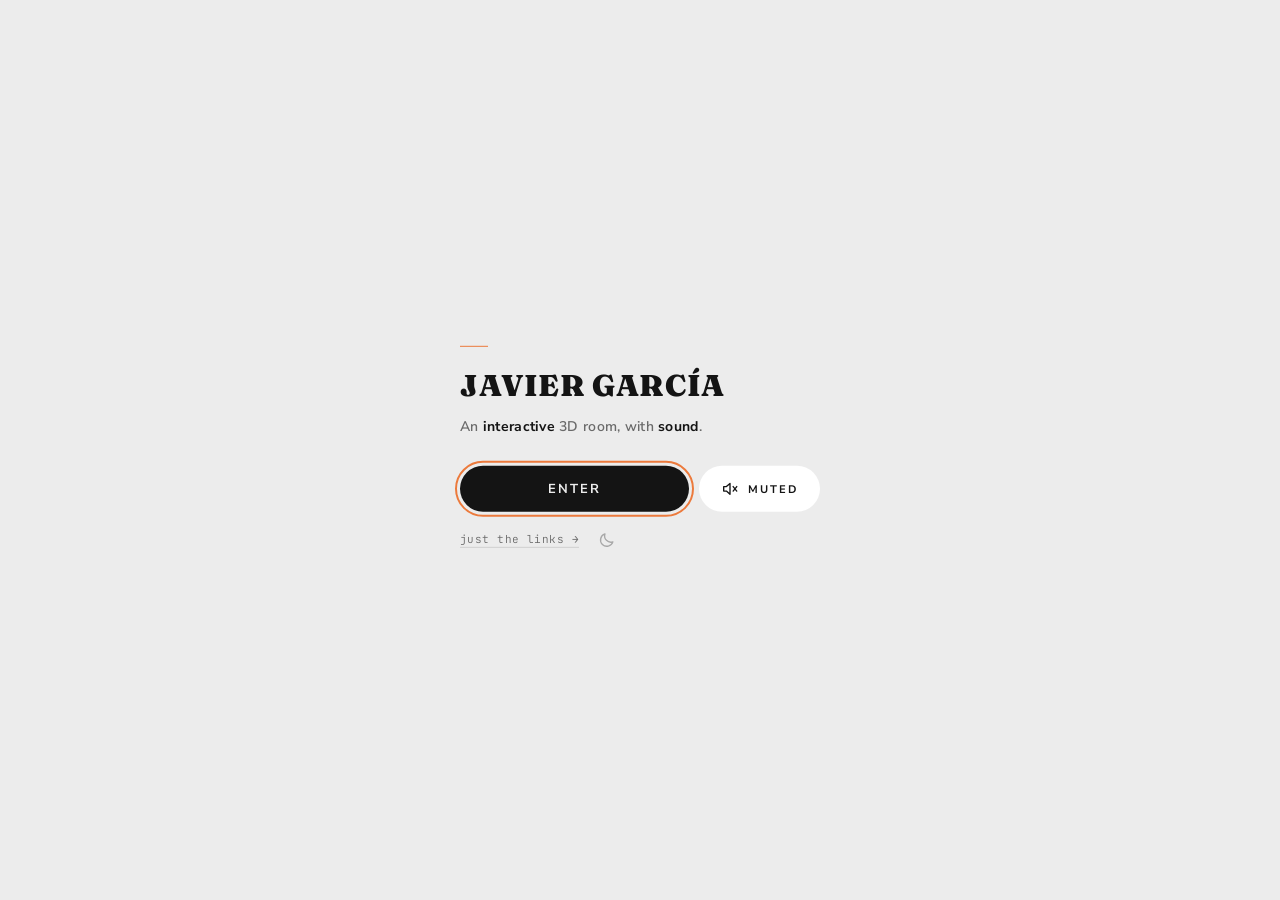
<file: index.html>
<!doctype html><html lang="en"><head><meta charset="UTF-8"/><meta name="viewport" content="width=device-width,initial-scale=1"/><script>!function(){var e=document.documentElement,t=matchMedia("(prefers-color-scheme: dark)"),a=null,n=/(^|\.)javier\.games$/.test(location.hostname)?"; domain=javier.games":"";function c(){var e=document.cookie.match(/(?:^|; )theme=(light|dark)/);if(e)return e[1];try{return localStorage.getItem("theme")}catch(e){return null}}function o(){var n=a||(t.matches?"dark":"light");a?e.dataset.theme=a:delete e.dataset.theme,e.dataset.scheme=n;var c=document.querySelector('meta[name="theme-color"]');c&&(c.content="dark"===n?"#060606":"#ececec"),dispatchEvent(new Event("themechange"))}a=c(),window.toggleTheme=function(){(function(e){document.cookie="theme="+e+n+"; path=/; max-age=31536000; samesite=lax"+("https:"===location.protocol?"; secure":"");try{localStorage.setItem("theme",e)}catch(e){}})(a="dark"===e.dataset.scheme?"light":"dark"),o()},addEventListener("pageshow",function(){var e=c();e!==a&&(a=e,o())}),t.addEventListener("change",o),o(),addEventListener("DOMContentLoaded",o)}()</script><script>!function(){try{if(new URLSearchParams(location.search).has("room"))return void sessionStorage.setItem("room","1");if(sessionStorage.getItem("room"))return}catch(e){}matchMedia("(pointer: coarse)").matches&&Math.min(innerWidth,innerHeight)<600&&"javier.games"===location.hostname&&location.replace("https://m.javier.games/"+location.hash)}()</script><style>body{background-color:#000;margin:0}#webgl{pointer-events:none}#ui-app{width:100%;height:100%;position:relative;display:flex;justify-content:center;align-items:center;box-sizing:border-box}#ui{position:absolute;overflow:hidden;top:0;left:0;width:100%;height:100%;display:flex;justify-content:center;align-items:center;box-sizing:border-box}#monitor-videos{pointer-events:none;position:absolute;opacity:0;width:0;height:0;top:0;left:0}#ui-interactive{position:absolute;top:0;left:0}video{position:absolute;top:0;pointer-events:none}</style><link rel="preconnect" href="https://fonts.googleapis.com"><link rel="preconnect" href="https://fonts.gstatic.com" crossorigin><link href="https://fonts.googleapis.com/css2?family=Fraunces:opsz,wght@9..144,900&family=Nunito+Sans:wght@300;600;800&family=JetBrains+Mono:wght@300;400&family=Caveat:wght@400;600&family=Klee+One:wght@600&display=swap" rel="stylesheet"><link rel="icon" href="5b7c17bc4050ffde.ico" sizes="48x48"><link rel="icon" type="image/png" sizes="32x32" href="assets/images/e6557b2f1085e89d.png"><link rel="icon" type="image/png" sizes="16x16" href="assets/images/b3ba247dd06524b2.png"><link rel="apple-touch-icon" sizes="180x180" href="assets/images/a95703a36fd23d87.png"><link rel="manifest" href="dbc431b0693ad13f.webmanifest"><meta name="theme-color" content="#ececec"><title>Javier García Site</title><meta name="title" content="Javier García - Game Developer"><script defer="defer" src="bundle.d44586ef5d6367ba.js"></script><link href="main.css" rel="stylesheet"></head><body><div id="css"></div><div id="webgl"></div><div id="ui-interactive"></div><div id="ui"></div><div id="monitor-videos"><video id="screen-crt" muted loop autoplay playsinline width="0" height="0" src="6c1b78cf00f8380d.mp4" style="opacity:0"></video></div></body></html>
</file>
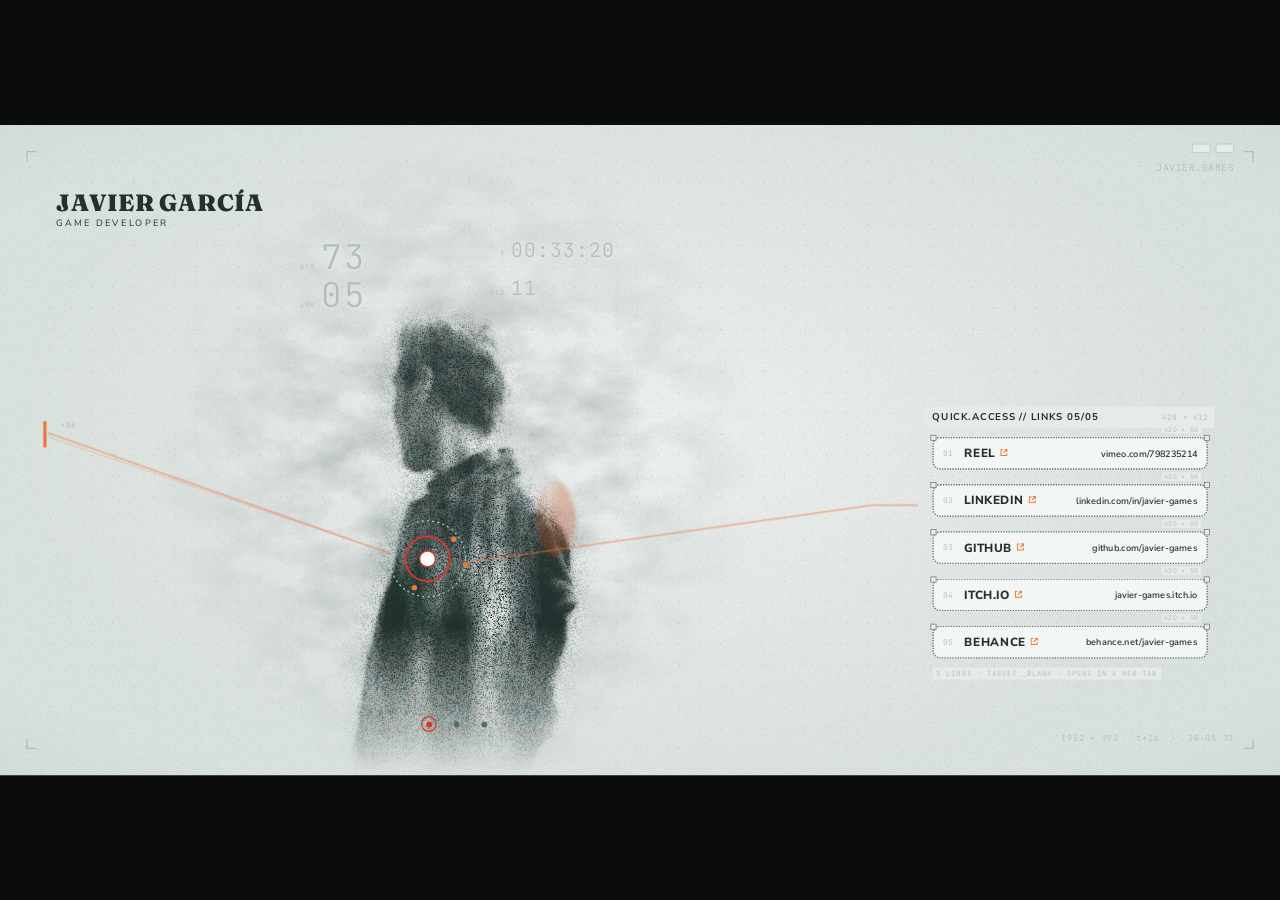
<file: screen/index.html>
<!doctype html>
<html lang="en">
<head>
    <meta charset="utf-8">
    <meta name="viewport" content="width=device-width, initial-scale=1">
    <title>Javier García — Game Developer</title>
    <link rel="preconnect" href="https://fonts.googleapis.com">
    <link rel="preconnect" href="https://fonts.gstatic.com" crossorigin>
    <!-- Fraunces: the name only · Nunito Sans: real content · JetBrains Mono: placeholders -->
    <link href="https://fonts.googleapis.com/css2?family=Fraunces:opsz,wght@9..144,900&family=Nunito+Sans:wght@400;600;700;800&family=JetBrains+Mono:wght@300;400&display=swap" rel="stylesheet">
    <link rel="stylesheet" href="style.css">
    <!-- favicon: JG on the paper (files in apps/room/static, shared by the screen site) -->
    <link rel="icon" href="/favicon.ico" sizes="48x48">
    <link rel="icon" type="image/png" sizes="32x32" href="/icons/favicon-32x32.png">
    <link rel="icon" type="image/png" sizes="16x16" href="/icons/favicon-16x16.png">
    <link rel="apple-touch-icon" sizes="180x180" href="/icons/apple-touch-icon.png">
</head>
<body>
    <!-- Laid out on a fixed 1952 x 992 canvas: the size of the terminal's screen (MonitorScreen.ts). Scaled to fit when opened on its own. -->
    <div class="canvas" id="canvas">
        <div class="paper"></div>
        <div class="dots"></div>


        <!-- STAGE: the body of the screen, everything left of the aside. Its content is swapped per section
             (home, projects, reel...); it has its own coordinate space, so anything centred in it ignores the aside. -->
        <main class="stage" id="stage" data-section="home">
            <!-- slide 1: profile — the ink portrait, readouts and the scanner reticle with its leader lines -->
            <section class="section section-home is-active" data-title="PROFILE" aria-label="Profile">
            <!-- ink figure: Javier (IMG_2962, cut out and converted to ink) blown into spray paint -->
            <svg class="ink" viewBox="0 0 1392 992" aria-hidden="true">
                <!-- baked artwork: mist + sprayed portrait + smear, rendered from art/home-ink.html by scripts/bake-ink.mjs
                     (live SVG filters here were too heavy on phones) -->
                <image href="img/home-mist.webp" x="0" y="0" width="1392" height="992"/>
                <image href="img/home-figure.webp" x="380" y="170" width="640" height="822"/>
                <!-- scanner reticle on the figure; the leader lines (canvas chrome) aim at it -->
                <g transform="translate(652 662)">
                    <circle r="58" fill="none" stroke="var(--mint)" stroke-width="2" stroke-dasharray="3 5"/>
                    <circle r="34" fill="none" stroke="var(--red)" stroke-width="3"/>
                    <circle r="12" fill="#fff"/><circle r="12" fill="none" stroke="var(--red)" stroke-width="2"/>
                    <g fill="var(--orange)"><circle cx="40" cy="-30" r="4"/><circle cx="58" cy="10" r="4"/><circle cx="-20" cy="44" r="4"/></g>
                </g>
            </svg>
            <!-- readouts -->
            <div class="readouts">
                <div><small>SYS</small><b>73</b></div><div><small>T</small><b class="mid" id="clock">00:00:00</b></div>
                <div><small>LNK</small><b>05</b></div><div><small>BLD</small><b class="mid">11</b></div>
                </div>
            <!-- leader lines across the canvas, like a scanner tracing its target -->
            <svg class="leaders" viewBox="0 0 1952 992" aria-hidden="true">
                <g stroke="var(--orange)" stroke-width="1.5" fill="none" opacity="0.85">
                    <path d="M74 470 L596 654"/><path d="M74 476 L596 654" opacity="0.4"/>
                    <path d="M706 668 L1330 580 L1400 580"/>
                </g>
                <g fill="var(--orange)"><rect x="66" y="452" width="5" height="40"/></g>
                <text x="92" y="463" class="tiny">+06</text>
            </svg>
            </section>

            <!-- slide 2: GitHub — filled by gh.js from data/github.json (snapshotted by scripts/fetch-github.mjs) -->
            <section class="section gh gh-a" data-title="GITHUB" aria-label="GitHub activity"></section>

            <!-- slide 3: itch.io projects (itch.js) -->
            <section class="section gh it" data-layout="grid" data-title="PROJECTS" aria-label="Projects"></section>

            <!-- carousel pager: one dot per slide, built by screen.js -->
            <nav class="pager" aria-label="Slides"></nav>
        </main>

        <!-- CHROME (fixed on every slide): name badge, aside, frame -->

        <div class="clockbox"><span class="dot"></span><span class="dot"></span><b>JAVIER.GAMES</b></div>

        <!-- top left: name badge -->
        <header class="alert">
            <span class="alert-text">JAVIER GARCÍA<small>GAME DEVELOPER</small></span>
        </header>

        <!-- right: quick access to the external sites (what bio.site used to do), drawn as a blueprint after IMG_1471 -->
        <aside class="quick" aria-labelledby="quick-title">
            <div class="bp-head"><b id="quick-title">QUICK.ACCESS // LINKS 05/05</b><span class="bp-size"></span></div>
            <nav class="bp-list">
                <a class="bp-btn" href="https://vimeo.com/798235214" target="_blank" rel="noopener"><span class="dim"></span><span class="n">01</span><b>REEL</b><span class="url">vimeo.com/798235214</span></a>
                <a class="bp-btn" href="https://www.linkedin.com/in/javier-games" target="_blank" rel="noopener"><span class="dim"></span><span class="n">02</span><b>LINKEDIN</b><span class="url">linkedin.com/in/javier-games</span></a>
                <a class="bp-btn" href="https://github.com/javier-games" target="_blank" rel="noopener"><span class="dim"></span><span class="n">03</span><b>GITHUB</b><span class="url">github.com/javier-games</span></a>
                <a class="bp-btn" href="https://javier-games.itch.io" target="_blank" rel="noopener"><span class="dim"></span><span class="n">04</span><b>ITCH.IO</b><span class="url">javier-games.itch.io</span></a>
                <a class="bp-btn" href="https://www.behance.net/javier-games" target="_blank" rel="noopener"><span class="dim"></span><span class="n">05</span><b>BEHANCE</b><span class="url">behance.net/javier-games</span></a>
            </nav>
            <div class="bp-foot">5 LINKS · TARGET _BLANK · OPENS IN A NEW TAB</div>
        </aside>

        <!-- corner frame marks -->
        <i class="corner tl"></i><i class="corner tr"></i><i class="corner bl"></i><i class="corner br"></i>
        <div class="foot tiny">1952 × 992 &nbsp; t+<span id="uptime">0.0</span>s &nbsp;·&nbsp; JG-OS 73</div>
    </div>
    <script src="screen.js"></script>
    <script src="gh.js"></script>
    <script src="itch.js"></script>
    <script src="bridge.js"></script>
</body>
</html>
</file>
<file: main.css>
* {
    margin: 0;
    padding: 0;
}

html,
body {
    overflow: hidden;
}

.webgl {
    position: fixed;
    top: 0;
    left: 0;
    outline: none;
}

.jitter {
    animation-duration: 0.3s;
    animation-timing-function: ease-in-out;
    animation-fill-mode: forwards;
    animation-iteration-count: infinite;
    animation-name: jittery;
    z-index: -10;
}

.interface-wrapper {
    width: 100%;
    top: 64px;
    left: 64px;
}

.icon-control-container {
    height: 26.5px;
    width: 26.5px;
}

@media only screen and (max-width: 768px) {
    .interface-wrapper {
        width: 100%;
        top: 24px;
        left: 24px;
    }

    .icon-control-container {
        height: 19.5px;
        width: 19.5px;
    }
}

@keyframes jittery {
    10% {
        transform: translate(-0.1px, -0.15px) scale(1, 1);
    }

    20% {
        transform: translate(0.15px, 0.1px) scale(1, 1);
    }

    30% {
        transform: translate(-0.2px, -0.25px) scale(1, 1);
    }

    40% {
        transform: translate(0.05px, 0.1px) scale(1, 1);
    }

    50% {
        transform: translate(-0.025px, -0.05px) scale(1, 1);
    }

    60% {
        transform: translate(0px, 0.075px) scale(1, 1);
    }

    70% {
        transform: translate(-0.075px, -0.1px) scale(1, 1);
    }

    80% {
        transform: translate(0.075px, 0.125px) scale(1, 1);
    }

    90% {
        transform: translate(-0.125px, -0.075px) scale(1, 1);
    }

    100% {
        transform: translate(0.075px, 0.025px) scale(1, 1);
    }
}

h1,
h2,
h3,
h4,
h5,
p {
    /* font-family: ocr-a-std, monospace; */
    font-family: monospace;
    font-weight: 400;
    font-style: normal;
    color: white;
    /* mobile friendly font size */
    font-size: 16px;
}

/* if on mobile */
@media only screen and (max-width: 768px) {
    h1,
    h2,
    h3,
    h4,
    h5,
    p {
        font-size: 10px;
    }
}

br {
    padding-top: 8px;
    padding-bottom: 8px;
    height: 16px;
}

/* ---------- loading screen: plain paper with the Fourier drawing, light or dark like the phone site ---------- */
/* light: soft grey and near-black ink, white buttons; dark: near-black, dark grey buttons, white ink; no outlines on
   buttons in either (as on m.javier.games), orange only for the accents. <html data-scheme> is set
   before anything paints (index.html); the 3D drawing and the room's wash take the same colours from Theme.ts */
:root {
    --paper: #ececec; --ink: #141414; --ink-soft: #6a6a6a; --ghost: #a8a8a8; --line: #cfcfcf; --hair: rgba(0, 0, 0, 0.28);
    --orange: #ec7a3c; --warn: #c24a2a; --card: #fff; --tint: #f6f6f6;
    /* the code log: finished rows quiet, the live row in full ink */
    --lt-time: var(--ghost); --lt-tag: var(--ink); --lt-text: var(--ink-soft); --lt-right: var(--ink); --lt-track: var(--line);
}
:root[data-scheme="dark"] {
    --paper: #060606; --ink: #fff; --ink-soft: #8a8a8a; --ghost: #555; --line: #2a2a2a; --hair: rgba(255, 255, 255, 0.3);
    --orange: #f0864a; --warn: #e0603c; --card: #1b1b1b; --tint: #242424;
    /* white on black glares, so the finished rows step down to greys and only the live row is white */
    --lt-time: #2c2c2c; --lt-tag: #5e5e5e; --lt-text: #4c4c4c; --lt-right: #3e3e3e; --lt-track: #2a2a2a;
}
.loader { position: absolute; inset: 0; z-index: 10; font-family: 'Nunito Sans', sans-serif; color: var(--ink); letter-spacing: 0.04em; }
.loader::before { content: ''; position: absolute; inset: 0; transition: opacity 1.2s ease-in-out; background: var(--paper); }
.loader > div { transition: opacity 0.5s ease-out; }
.loader > .loader-canvas { position: absolute; inset: 0; }
/* during the hand-over the paper lives on the page behind the 3D (same look), so the room can appear on it */
body.loader-paper { background: var(--paper); }
.loader.is-revealing::before { opacity: 0; transition: none; }
.loader.is-leaving > div { transition: opacity 1.2s ease-out; }
.loader.is-leaving > div { opacity: 0; pointer-events: none; }
.loader.is-leaving > .loader-canvas { opacity: 0; }
.loader p { font-family: inherit; color: inherit; font-size: 14px; }
.loader-brand { position: absolute; left: 56px; top: 48px; display: flex; gap: 14px; align-items: center; }
.loader-brand > div::before { content: ''; position: absolute; top: -15px; left: 0; width: 28px; height: 1px; background: var(--orange); }
.loader-name { font: 900 30px/1 'Fraunces', serif; letter-spacing: 0.02em; }
.loader-role { font: 600 11px 'Nunito Sans', sans-serif; letter-spacing: 0.32em; color: var(--ink-soft); margin-top: 6px; }

/* light / dark toggle: a small icon next to the sound switch under the name, and next to "just the links" on the welcome */
.loader-theme { flex: none; width: 28px; height: 28px; padding: 0; border: 0; border-radius: 50%;
    background: none; color: var(--ghost); display: grid; place-items: center; cursor: pointer; transition: color .15s, transform .3s; }
.loader-theme svg { width: 18px; height: 18px; }
.loader-theme .sun, :root[data-scheme="dark"] .loader-theme .moon { display: none; }
:root[data-scheme="dark"] .loader-theme .sun { display: block; }
.loader-theme:hover { color: var(--orange); }
.loader-theme:active { transform: rotate(-20deg); }
.loader-theme:focus-visible { outline: 2px solid var(--orange); outline-offset: 2px; }

/* the code log: bottom right on landscape screens, a strip along the bottom on portrait ones (below). Six finished
   lines, the live one and the prompt (TERM_ROWS in LoadingScreen.tsx), the oldest fading out at the top */
.loader-term { position: absolute; right: 56px; bottom: 40px; width: min(420px, 28vw); display: flex; flex-direction: column;
    justify-content: flex-end; overflow: hidden; font: 300 11px/1.8 'JetBrains Mono', ui-monospace, monospace; color: var(--ink-soft);
    -webkit-mask-image: linear-gradient(to bottom, transparent 0%, #000 34%); mask-image: linear-gradient(to bottom, transparent 0%, #000 34%); }
.lt-line { display: grid; grid-template-columns: 6ch 8ch minmax(0, 1fr) 5ch; column-gap: 1.4ch; white-space: nowrap; }
.lt-line > span { overflow: hidden; text-overflow: clip; }
.lt-t { color: var(--lt-time); }
.lt-tag { color: var(--lt-tag); font-weight: 400; }
.lt-text { color: var(--lt-text); }
.lt-right { text-align: right; color: var(--lt-right); }
.lt-line.is-ok .lt-tag { color: var(--orange); }
.lt-line.is-warn .lt-tag, .lt-line.is-warn .lt-text { color: var(--warn); }
.lt-line.is-live .lt-tag, .lt-line.is-live .lt-text, .lt-line.is-live .lt-right { color: var(--ink); }
.lt-bar { margin-left: 1.2ch; color: var(--lt-track); letter-spacing: -0.02em; }
.lt-bar b { font-weight: 300; color: var(--ink); }
.lt-prompt .lt-tag { color: var(--orange); }
/* fades out from shortly after the desk starts appearing, done about halfway through the room's wash */
.loader.is-revealing > .loader-term { opacity: 0; transition: opacity 2.8s linear 0.8s; }
.loader-cursor { display: inline-block; width: 0.62em; height: 1.15em; vertical-align: -0.22em; background: var(--orange);
    animation: 0.65s loader-blink step-end infinite; }
@keyframes loader-blink { 50% { background: transparent; } }
.loader-error { position: absolute; left: 50%; top: 50%; transform: translate(-50%, -50%); max-width: 440px; padding: 22px 26px; background: var(--card);
    border-radius: 12px; }
.loader-error b { display: block; margin-bottom: 8px; font: 800 14px 'Nunito Sans', sans-serif; letter-spacing: 0.16em; color: var(--orange); }

/* portrait (tablets, phones sent here with ?room): the log becomes a short strip along the bottom, the time and
   percentage columns dropped, so the drawing keeps the middle of the screen */
@media (orientation: portrait) {
    .loader-term { left: 56px; right: 56px; bottom: 32px; width: auto; font-size: 10.5px; }
}
/* short landscape (a phone on its side): a narrower, shorter log in the corner */
@media (orientation: landscape) and (max-height: 520px) {
    .loader-term { right: 24px; bottom: 16px; width: min(300px, 30vw); font-size: 9.5px; }
    .lt-line { grid-template-columns: 8ch minmax(0, 1fr) 5ch; }
    .lt-line > .lt-t { display: none; }
    .loader-brand { left: 24px; top: 32px; } .loader-name { font-size: 22px; }
}
@media only screen and (max-width: 768px) {
    .loader-brand { left: 20px; top: 24px; } .loader-name { font-size: 22px; }
}
@media only screen and (max-width: 768px) and (orientation: portrait) {
    .loader-term { left: 20px; right: 20px; bottom: 20px; font-size: 9.5px; }
    .lt-line { grid-template-columns: 8ch minmax(0, 1fr) 5ch; }
    .lt-line > .lt-t { display: none; }
}

/* ---------- welcome (script.ts): before anything loads, the room or just the links (m.javier.games) ---------- */
.welcome { position: fixed; inset: 0; z-index: 30; background: var(--paper); color: var(--ink); font-family: 'Nunito Sans', sans-serif;
    letter-spacing: 0.04em; transition: opacity 0.5s ease-out; }
.welcome.is-leaving { opacity: 0; pointer-events: none; }
.welcome-box { position: absolute; left: 50%; top: 50%; transform: translate(-50%, -50%); width: min(360px, calc(100vw - 48px)); }
.welcome-box::before { content: ''; display: block; width: 28px; height: 1px; margin-bottom: 22px; background: var(--orange); }
.welcome-title { margin: 0; font: 900 30px/1.1 'Fraunces', serif; letter-spacing: 0.02em; color: var(--ink); }
.welcome-text { margin: 14px 0 0; font: 600 14px/1.6 'Nunito Sans', sans-serif; color: var(--ink-soft); letter-spacing: 0.02em; }
.welcome-text b { color: var(--ink); font-weight: 700; }
.welcome-actions { display: flex; gap: 10px; margin-top: 28px; }
.welcome-actions button { display: inline-flex; align-items: center; justify-content: center; gap: 9px; height: 46px;
    padding: 0 22px; border-radius: 23px; font: 700 13px 'Nunito Sans', sans-serif; letter-spacing: 0.16em;
    cursor: pointer; transition: background-color 0.15s, border-color 0.15s, color 0.15s, transform 0.15s; }
.welcome-enter { flex: 1; border: 0; background: var(--ink); color: var(--paper); }
.welcome-enter:hover { background: var(--orange); color: #fff; }
.welcome-mute { border: 0; background: var(--card); color: var(--ink); }
.welcome-mute svg { width: 18px; height: 18px; }
.welcome-mute span { font-size: 11px; }
.welcome-mute:hover { background: var(--tint); color: var(--orange); }
.welcome-actions button:active { transform: scale(0.98); }
.welcome :focus-visible { outline: 2px solid var(--orange); outline-offset: 3px; }
.welcome-foot { display: flex; align-items: center; gap: 14px; margin-top: 14px; }
.welcome-links { display: inline-block; font: 300 11px 'JetBrains Mono', monospace; letter-spacing: 0.04em;
    color: var(--ink-soft); text-decoration: none; border-bottom: 1px solid var(--line); padding-bottom: 1px; }
.welcome-links:hover { color: var(--orange); border-color: var(--orange); }
@media (max-width: 520px) { .welcome-title { font-size: 24px; } }

/* ---------- the name in the room: the loader's type, light on the 3D (see InfoOverlay.tsx) ---------- */
.room-brand { position: fixed; left: 56px; top: 48px; color: #fff; text-shadow: 0 1px 14px rgba(10, 16, 15, 0.45); }   /* lines up with the loader's name */
.room-brand-rule { position: absolute; top: -15px; left: 0; width: 28px; height: 1px; background: #ec7a3c; }   /* above, so the name stays where the loader's was */
.room-brand-name { font: 900 30px/1 'Fraunces', serif; letter-spacing: 0.02em; white-space: nowrap; }
.room-brand-role { margin-top: 6px; font: 600 11px 'Nunito Sans', sans-serif; letter-spacing: 0.32em; white-space: nowrap; color: #ec7a3c; }
.room-brand-tools { display: flex; gap: 8px; margin-top: 20px; opacity: 0; transition: opacity 0.6s ease-out; }
.room-brand-tools.is-on { opacity: 1; }

/* sound switch (SoundSwitch.tsx): a quiet label while sound is locked, an outlined button once it plays.
   Two tones: ink on the loader's paper, light on the room. */
.sound-toggle { display: inline-flex; align-items: center; gap: 9px; height: 28px; padding: 0 12px 0 10px; border: 1px solid transparent;
    border-radius: 14px; background: transparent; cursor: pointer; font: 600 10px 'Nunito Sans', sans-serif; letter-spacing: 0.28em;
    text-shadow: none; transition: padding 0.5s ease, border-color 0.5s ease, background-color 0.5s ease, color 0.3s; }
.sound-toggle * { pointer-events: none; }
.sound-toggle:focus-visible { outline: 2px solid #ec7a3c; outline-offset: 2px; }
.sound-toggle:active { transform: translateY(1px); }
.sound-toggle.is-light { color: #fff; border-color: rgba(255, 255, 255, 0.45); background: rgba(10, 16, 15, 0.18);
    -webkit-backdrop-filter: blur(4px); backdrop-filter: blur(4px); }
.sound-toggle.is-ink { color: var(--ink); border-color: var(--hair); }
.sound-toggle:not(.is-locked):hover { border-color: #ec7a3c; }
.sound-toggle.is-light:not(.is-locked):hover { background: rgba(10, 16, 15, 0.32); }
.sound-toggle.is-locked { padding-left: 0; border-color: transparent; background: transparent; cursor: default;
    -webkit-backdrop-filter: none; backdrop-filter: none; }
.sound-toggle.is-locked:active { transform: none; }
.sound-label { display: grid; padding-top: 1px; text-align: left; }
.sound-label > span { grid-area: 1 / 1; visibility: hidden; }
.sound-label > span.is-shown { visibility: visible; }
.sound-meter { display: inline-flex; align-items: flex-end; gap: 2px; height: 11px; }
.sound-meter i { display: block; width: 2px; height: 100%; background: #ec7a3c; transform-origin: bottom; animation: sound-level 0.9s ease-in-out infinite alternate; }
.sound-meter i:nth-child(2) { animation-duration: 0.7s; animation-delay: -0.3s; }
.sound-meter i:nth-child(3) { animation-duration: 1.1s; animation-delay: -0.6s; }
.sound-meter i:nth-child(4) { animation-duration: 0.8s; animation-delay: -0.2s; }
.sound-toggle.is-muted .sound-meter i { animation: none; transform: scaleY(0.18); background: currentColor; opacity: 0.7; }
.sound-toggle.is-muted .sound-label { opacity: 0.7; }
@keyframes sound-level { from { transform: scaleY(0.25); } to { transform: scaleY(1); } }

/* under an open book's page, the link to where it comes from (World/PageLinks.ts): the sound switch's pill, smaller;
   placed by a transform every frame, it fades in once the page is still and out while one turns */
.page-link { position: fixed; left: 0; top: 0; z-index: 20; display: inline-flex; align-items: center; gap: 7px; height: 26px;
    padding: 0 12px; border: 1px solid rgba(255, 255, 255, 0.45); border-radius: 13px; background: rgba(10, 16, 15, 0.18);
    -webkit-backdrop-filter: blur(4px); backdrop-filter: blur(4px); color: #fff; text-decoration: none; white-space: nowrap;
    font: 600 9px 'Nunito Sans', sans-serif; letter-spacing: 0.26em; padding-top: 1px;
    opacity: 0; pointer-events: none; transition: opacity 0.25s ease, border-color 0.3s, background-color 0.3s; }
.page-link.is-shown { opacity: 1; pointer-events: auto; }
.page-link:hover { border-color: #ec7a3c; background: rgba(10, 16, 15, 0.32); }
.page-link:focus-visible { outline: 2px solid #ec7a3c; outline-offset: 2px; }
.page-link-arrow { width: 9px; height: 9px; flex: none; fill: none; stroke: #ec7a3c; stroke-width: 1.6; stroke-linecap: round; stroke-linejoin: round; }
@media (max-width: 600px) {
    .page-link { height: 22px; padding: 0 10px; gap: 6px; font-size: 8px; letter-spacing: 0.24em; border-radius: 11px; }
    .page-link-arrow { width: 8px; height: 8px; }
}
@media (prefers-reduced-motion: reduce) { .sound-meter i { animation: none; transform: scaleY(0.7); } }

/* loader: the switch under the name */
.loader-sound { display: flex; align-items: center; gap: 14px; margin-top: 20px; }
@media only screen and (max-width: 768px) {
    .room-brand { left: 20px; top: 24px; }
    .room-brand-name { font-size: 22px; }
}


/*# sourceMappingURL=main.css.map*/
</file>
<file: screen/style.css>
/* JG-OS — retro-futurist medical-scanner look: pale mint paper, spray-paint ink, orange/red signal colours,
   chamfered outlined chips, thin leader lines, dotted measuring grid. Laid out on the monitor's 1952 x 992 canvas. */
:root {
    --paper: #e4ebe8;
    --paper-deep: #c9d3cf;
    --ink: #23302e;
    --ink-soft: #5d6b68;
    --line: #9aa7a3;
    --ghost: #b3bebb;     /* placeholder / decorative text: present, but never competing with real info */
    --mint: #8fd3bd;
    --orange: #ec7a3c;
    --rust: #c4552a;
    --red: #d1392c;
    --name: 'Fraunces', Georgia, serif;                 /* the name at the top, nothing else */
    --ui: 'Nunito Sans', 'Avenir Next', Avenir, sans-serif;   /* real content */
    --num: var(--ui);
    --stage-w: 1392px;    /* layout: the stage takes the canvas left of the aside column (1952 - 560) */
    --ghost-font: 'JetBrains Mono', ui-monospace, monospace;  /* placeholders */
}
html, body { margin: 0; height: 100%; overflow: hidden; background: #0b0d0c; }
.canvas {
    position: absolute; left: 0; top: 0; width: 1952px; height: 992px; overflow: hidden; transform-origin: 0 0;
    font-family: var(--ui); color: var(--ink); background: var(--paper); letter-spacing: 0.04em;
}
a { color: inherit; text-decoration: none; }
.tiny { font: 13px var(--ui); fill: var(--ghost); color: var(--ghost); }

/* paper: off-white with a cool vignette and fine grain */
.paper { position: absolute; inset: 0; background:
    radial-gradient(ellipse 70% 80% at 50% 48%, rgba(255,255,255,0.75), rgba(255,255,255,0) 70%),
    radial-gradient(ellipse 120% 100% at 50% 50%, transparent 55%, var(--paper-deep) 100%); }
.paper::after { content: ''; position: absolute; inset: 0; opacity: 0.22; mix-blend-mode: multiply;
    background-image: url("data:image/svg+xml,%3Csvg xmlns='http://www.w3.org/2000/svg' width='240' height='240'%3E%3Cfilter id='n'%3E%3CfeTurbulence type='fractalNoise' baseFrequency='0.9' numOctaves='2' stitchTiles='stitch'/%3E%3CfeColorMatrix values='0 0 0 0 0.2  0 0 0 0 0.25  0 0 0 0 0.24  0 0 0 0.9 0'/%3E%3C/filter%3E%3Crect width='240' height='240' filter='url(%23n)'/%3E%3C/svg%3E"); }
.dots { position: absolute; inset: 40px 60px; opacity: 0.35;
    background-image: radial-gradient(circle, var(--line) 1.2px, transparent 1.6px); background-size: 32px 32px; }
/* stage: the swappable body of the screen; sections fill it and centre within it */
.stage { position: absolute; left: 0; top: 0; width: var(--stage-w); height: 100%; }
.section { position: absolute; inset: 0; opacity: 0; visibility: hidden; transition: opacity 0.35s, visibility 0s 0.35s; }
.section.is-active { opacity: 1; visibility: visible; transition: opacity 0.35s; }
.ink { position: absolute; inset: 0; width: 100%; height: 100%; overflow: visible; }
/* leader lines are drawn in full-canvas units (they run out to the aside), so their box is the canvas, not the stage */
.leaders { position: absolute; left: 0; top: 0; width: 1952px; height: 992px; overflow: visible; pointer-events: none; }

/* carousel pager: one dot per slide at the foot of the stage; the current one is a red ring around its dot */
.pager { position: absolute; left: 50%; bottom: 66px; transform: translateX(-50%); display: flex; align-items: center; gap: 18px; }
.pager button { display: grid; place-items: center; width: 24px; height: 24px; padding: 0; border: 0; background: none; cursor: pointer; }
.pager button::before { content: ''; width: 9px; height: 9px; border-radius: 50%; background: var(--ink-soft); transition: background 0.15s; }
.pager button:hover::before { background: var(--orange); }
.pager button.is-on { border: 2px solid var(--red); border-radius: 50%; } .pager button.is-on::before { background: var(--red); }
.pager-title { position: absolute; left: 50%; bottom: 40px; transform: translateX(-50%); white-space: nowrap; }

.clockbox { position: absolute; top: 28px; right: 70px; font: 15px var(--ui); text-align: right; color: var(--ghost); }
.clockbox .dot { display: inline-block; width: 26px; height: 12px; margin-left: 8px; background: var(--paper); border: 1px solid var(--ghost); border-radius: 3px; }
.clockbox b { display: block; margin-top: 8px; letter-spacing: 0.12em; }

/* name badge */
.alert { position: absolute; top: 92px; left: 70px; display: flex; align-items: center; gap: 14px; padding: 8px 26px 8px 16px;
    color: var(--ink); }
.alert-text { font: 900 36px/1.05 var(--name); letter-spacing: 0.02em; }
.alert-text small { display: block; margin-top: 2px; font: 14px var(--ui); letter-spacing: 0.24em; color: var(--ink); text-shadow: none; }

/* big LCD-style readouts */
.readouts { position: absolute; top: 176px; left: 446px; display: grid; grid-template-columns: repeat(2, 230px); gap: 6px 60px; }
.readouts div { display: flex; align-items: baseline; gap: 10px; }
.readouts small { font-size: 11px; color: var(--ghost); width: 34px; text-align: right; }
.readouts b { font: 700 52px/1 var(--num); color: var(--ghost); text-shadow: 0 0 10px var(--paper), 0 0 2px var(--paper); letter-spacing: 0.02em; }
.readouts b.mid { font-size: 30px; }

/* right: quick access, a blueprint list of link buttons (dotted outlines, corner nodes, live size labels) */
.quick { position: absolute; top: 430px; left: calc(var(--stage-w) + 30px); width: 420px; }   /* aside column, right of the stage */
.bp-head { display: flex; padding: 6px 10px; margin-left: -10px; margin-right: -10px; background: var(--paper); justify-content: space-between; align-items: baseline; margin-bottom: 14px; font-size: 14px; }
.bp-head b { letter-spacing: 0.1em; font-weight: 700; font-size: 15px; } .bp-head span { font-size: 12px; color: var(--ghost); }
.bp-list { display: flex; flex-direction: column; gap: 22px; }
.bp-btn { position: relative; display: grid; grid-template-columns: 24px 124px 1fr; align-items: center; gap: 8px; height: 46px; padding: 0 14px;
    border: 2px dotted var(--ink-soft); border-radius: 12px; background: #f2f6f4; font-size: 12px; color: var(--ink-soft);
    transition: border-color 0.15s, background 0.15s, color 0.15s; }
.bp-btn::before, .bp-btn::after { content: ''; position: absolute; top: -5px; width: 7px; height: 7px; border: 1.5px solid var(--ink-soft); background: var(--paper); transition: inherit; }
.bp-btn::before { left: -5px; } .bp-btn::after { right: -5px; }
.bp-btn .dim { position: absolute; right: 8px; top: -20px; padding: 0 4px; background: var(--paper); font-size: 10px; letter-spacing: 0.08em; color: var(--ghost); transition: color 0.15s; }
.bp-btn .n { color: var(--ghost); }
.bp-btn b { font: 800 18px var(--num); letter-spacing: 0.04em; color: var(--ink); }
/* external-link icon after each name (box with an arrow leaving it), tinted with the text colour */
.bp-btn b::after { content: ''; display: inline-block; width: 12px; height: 12px; margin-left: 7px; vertical-align: 1px; background: var(--orange);
    -webkit-mask: url("data:image/svg+xml,%3Csvg xmlns='http://www.w3.org/2000/svg' viewBox='0 0 12 12' fill='none' stroke='%23000' stroke-width='1.6'%3E%3Cpath d='M5 1.5H1.5v9h9V7'/%3E%3Cpath d='M7 1h4v4M11 1 5.5 6.5'/%3E%3C/svg%3E") center / contain no-repeat;
            mask: url("data:image/svg+xml,%3Csvg xmlns='http://www.w3.org/2000/svg' viewBox='0 0 12 12' fill='none' stroke='%23000' stroke-width='1.6'%3E%3Cpath d='M5 1.5H1.5v9h9V7'/%3E%3Cpath d='M7 1h4v4M11 1 5.5 6.5'/%3E%3C/svg%3E") center / contain no-repeat; }
.bp-btn:hover b::after, .bp-btn:focus-visible b::after { background: var(--red); }
.bp-btn .url { overflow: hidden; white-space: nowrap; text-overflow: ellipsis; text-align: right; font-size: 14px; font-weight: 600; letter-spacing: 0.01em; color: var(--ink); }
.bp-btn:hover, .bp-btn:focus-visible { border-style: solid; border-color: var(--orange); background: #f9e4d6; color: var(--ink); outline: none; }
.bp-btn:hover::before, .bp-btn:hover::after, .bp-btn:focus-visible::before, .bp-btn:focus-visible::after { background: var(--orange); border-color: var(--orange); }
.bp-btn:hover .dim, .bp-btn:focus-visible .dim { color: var(--orange); }
.bp-btn:active { background: #f5d2bd; }
.bp-foot { display: inline-block; margin-top: 14px; padding: 2px 6px; background: var(--paper); font-size: 11px; color: var(--ghost); }

/* frame */
.corner { position: absolute; width: 14px; height: 14px; border: 2px solid var(--ghost); }
.corner.tl { left: 40px; top: 40px; border-right: 0; border-bottom: 0; } .corner.tr { right: 40px; top: 40px; border-left: 0; border-bottom: 0; }
.corner.bl { left: 40px; bottom: 40px; border-right: 0; border-top: 0; } .corner.br { right: 40px; bottom: 40px; border-left: 0; border-top: 0; }
.foot { position: absolute; right: 70px; bottom: 48px; letter-spacing: 0.1em; }   /* under the aside, clear of the stage's pager */

/* ghost layer: placeholder / decorative text is set in a light mono, so it reads as texture, not information */
.clockbox, .clockbox b, .readouts small, .readouts b, .foot, .tiny, .bp-head span, .bp-btn .n, .bp-btn .dim, .bp-foot {
    font-family: var(--ghost-font); font-weight: 300; letter-spacing: 0.06em; }
.bp-btn:hover .dim, .bp-btn:focus-visible .dim { font-family: var(--ui); font-weight: 700; }   /* the hover hint is real info */

/* ---------- GitHub slides (gh.js) ---------- */
.gh { --gh-x: 110px; --gh-w: 1190px; }
.gh-head { position: absolute; left: var(--gh-x); width: var(--gh-w); top: 206px; display: flex; justify-content: space-between; align-items: baseline; }
.gh-head b { font: 700 15px var(--ui); letter-spacing: 0.1em; }
.gh-head a { margin-left: 12px; font: 600 14px var(--ui); color: var(--orange); }
.gh-head .ghost { font: 300 12px var(--ghost-font); letter-spacing: 0.06em; color: var(--ghost); }
.ghost { font-family: var(--ghost-font); font-weight: 300; color: var(--ghost); letter-spacing: 0.06em; }
svg.heat { position: absolute; overflow: visible; }
.heat .lbl { font: 300 11px var(--ghost-font); fill: var(--ghost); letter-spacing: 0.06em; }
.gh-stat { position: absolute; left: var(--gh-x); }
.gh-stat { font: 600 16px var(--ui); color: var(--ink); }
.gh-stat b { font-weight: 800; color: var(--orange); } .gh-stat span { font-weight: 400; color: var(--ink-soft); }
/* calendar dots link to that day on the profile; ridgelines link to the repo (or the profile when private) */
.heat .dot { fill: var(--ink); transition: fill 0.12s; } .heat .dot.is-empty { fill: var(--ghost); }
.heat .dot { transform-box: fill-box; transform-origin: center; }
.heat a.day { cursor: pointer; } .heat a.day:hover .dot { fill: var(--orange); transform: scale(1.5); }
.heat a.day:hover .dot.is-empty { transform: scale(2.6); }   /* quiet days are tiny: grow them more so the hover shows */
.ridge { cursor: pointer; }
.ridge-hit { fill: none; stroke: transparent; stroke-width: 16; }
.ridge-line { fill: none; stroke: var(--ink); stroke-width: 1.6; stroke-linejoin: round; transition: stroke 0.12s; }
.ridge.is-hot .ridge-line { stroke: var(--orange); stroke-width: 2.4; }
.ridges .ridge.is-hot .rlbl, .ridges .ridge.is-hot .lbl { fill: var(--orange); }
.ridges { overflow: visible; }
.ridges .rlbl { font: 700 13px var(--ui); fill: var(--ink); letter-spacing: 0.02em;
    stroke: var(--paper); stroke-width: 5px; stroke-linejoin: round; paint-order: stroke; }   /* paper halo where a busy line runs under the name */
.ridges .rlbl.is-private { font: 300 11px var(--ghost-font); fill: var(--ink-soft); letter-spacing: 0.08em; }

/* ---------- itch.io slides (itch.js) ---------- */
.cover { position: relative; display: block; overflow: hidden; background: var(--paper); outline: 1.5px solid var(--line); }
.cover canvas, .cover .cover-colour { position: absolute; inset: 0; width: 100%; height: 100%; object-fit: cover; }
.cover .cover-colour { opacity: 0; transition: opacity 0.3s; }
/* hover: the colour cover comes through dimmed, so it tints the print instead of replacing it */
a:hover > .cover .cover-colour, a:focus-visible > .cover .cover-colour { opacity: 0.55; }
/* index rows: on hover an orange rule draws under the row from left to right, number and name light up, an arrow appears */
.it-ix { position: relative; grid-template-columns: 24px 64px 180px minmax(0, 1fr) 16px !important; }
.it-ix b, .it-ix .ghost { transition: color 0.15s; }
.it-ix-go { color: var(--orange); opacity: 0; transform: translateX(-6px); transition: 0.18s; }
.it-ix::after { content: ''; position: absolute; left: 0; right: 0; bottom: -1px; height: 2px; background: var(--orange); transform: scaleX(0); transform-origin: left; transition: transform 0.3s ease; }
.it-ix:hover::after, .it-ix:focus-visible::after { transform: none; }
.it-ix:hover .ghost, .it-ix:hover b, .it-ix:focus-visible .ghost, .it-ix:focus-visible b { color: var(--orange); }
.it-ix:hover .it-ix-go, .it-ix:focus-visible .it-ix-go { opacity: 1; transform: none; }
.it-ix:focus-visible { outline: none; }
a:hover > .cover, a:focus-visible > .cover { outline: 2px solid var(--orange); }
/* game images: four layouts */
.it-cards { position: absolute; left: var(--gh-x); width: var(--gh-w); top: 262px; display: flex; justify-content: space-between; }
.it-card { position: relative; display: flex; flex-direction: column; width: 200px; }
.it-card b { margin-top: 12px; font: 800 18px var(--ui); } .it-meta { max-width: 100%; margin-top: 3px; font: 400 13px var(--ui); color: var(--ink-soft); white-space: nowrap; overflow: hidden; text-overflow: ellipsis; }
.it-n { position: absolute; left: 0; top: -20px; font-size: 11px; }
/* sprayed covers: the canvases are pre-sprayed and 16 px larger on every side, so they overhang the box */
.cover.is-sprayed { outline: 0; background: none; overflow: visible; }
.cover.is-sprayed canvas, .cover.is-sprayed .cover-colour { inset: -16px; width: calc(100% + 32px); height: calc(100% + 32px); }
a:hover > .cover.is-sprayed { outline: 0; }
/* the other collections as text lists */
.it-lists { position: absolute; left: var(--gh-x); width: var(--gh-w); top: 590px; display: grid; grid-template-columns: minmax(0, 1.3fr) minmax(0, 1fr) minmax(0, 1fr); gap: 40px; }
.it-list h3 { display: flex; justify-content: space-between; margin: 0 0 4px; padding-bottom: 5px; border-bottom: 1.5px solid var(--ink); font: 700 13px var(--ui); letter-spacing: 0.1em; }
.it-li { display: flex; align-items: baseline; gap: 12px; height: 30px; border-bottom: 1px dashed var(--line); min-width: 0; }
.it-li b { flex: none; font: 700 14px/30px var(--ui); } .it-li b::after { content: ' ↗'; color: var(--orange); font-weight: 400; opacity: 0; transition: opacity 0.15s; }
.it-li span { min-width: 0; font: 400 12px var(--ui); color: var(--ink-soft); white-space: nowrap; overflow: hidden; text-overflow: ellipsis; }
.it-li:hover { background: #f9e4d6; } .it-li:hover b::after { opacity: 1; }
/* B: feature scan */
.it-feature { position: absolute; left: var(--gh-x); top: 262px; width: 600px; height: 476px; }
.it-scan { position: absolute; left: 0; top: 0; width: 600px; height: 476px; overflow: visible; pointer-events: none; }
.it-call { position: absolute; left: 676px; top: 30px; width: 400px; }
.it-call small { font: 300 12px var(--ghost-font); color: var(--ghost); letter-spacing: 0.08em; }
.it-call b { display: block; margin: 6px 0 4px; font: 800 40px/1.05 var(--ui); }
.it-call p { margin: 14px 0 20px; font: 400 16px/1.5 var(--ui); color: var(--ink-soft); }
.it-play { display: inline-block; padding: 12px 22px; border: 2px dotted var(--ink-soft); border-radius: 12px; background: #f2f6f4; font: 800 14px var(--ui); letter-spacing: 0.08em; transition: 0.15s; }
.it-play::after { content: ' ↗'; color: var(--orange); }
.it-play:hover { border-style: solid; border-color: var(--orange); background: #f9e4d6; }
.it-index { position: absolute; left: 786px; top: 560px; width: 514px; margin: 0; padding: 0; list-style: none; border-top: 1px dashed var(--line); }
.it-index button { display: grid; grid-template-columns: 40px 1fr 60px; align-items: center; width: 100%; height: 36px; padding: 0 8px; border: 0; border-bottom: 1px dashed var(--line); background: none; font: 600 15px var(--ui); color: var(--ink); text-align: left; cursor: pointer; }
.it-index button:hover { background: #f9e4d6; }
.it-index li.is-on button { background: var(--orange); color: #fff; } .it-index li.is-on .ghost { color: #fff; }
/* C: archive log */
.it-log { position: absolute; left: var(--gh-x); width: var(--gh-w); top: 252px; display: grid; grid-template-columns: 1fr 1fr; gap: 44px; align-items: start; }
.it-group { break-inside: avoid; margin-bottom: 18px; }
.it-group h3 { display: flex; justify-content: space-between; margin: 0 0 4px; padding-bottom: 4px; border-bottom: 1.5px solid var(--ink); font: 700 13px var(--ui); letter-spacing: 0.1em; }
.it-row { display: grid; grid-template-columns: 56px 1fr 130px; align-items: center; gap: 14px; padding: 4px 0; border-bottom: 1px dashed var(--line); }
.it-row:hover { background: #f9e4d6; }
.it-rt { min-width: 0; } .it-rt b { display: block; font: 800 15px var(--ui); }
.it-rt span { display: block; font: 400 12px var(--ui); color: var(--ink-soft); white-space: nowrap; overflow: hidden; text-overflow: ellipsis; }
.it-rm { font-size: 11px; text-align: right; white-space: nowrap; overflow: hidden; text-overflow: ellipsis; }

/* list styles (itch.js listIndex / listChips / listTabs) */
.it-index-table { position: absolute; left: var(--gh-x); width: var(--gh-w); top: 576px; display: grid; grid-template-columns: minmax(0, 1fr) minmax(0, 1fr); gap: 40px; align-items: start; }
.it-ix { display: grid; grid-template-columns: 24px 64px 180px minmax(0, 1fr); align-items: center; gap: 12px; height: 28px; border-bottom: 1px dashed var(--line); font: 400 13px var(--ui); }
.it-ix.is-first { border-top: 1.5px solid var(--ink); margin-top: 6px; }
.it-ix .ghost { font-size: 11px; }
.it-ix-tag { font: 700 11px var(--ui); letter-spacing: 0.12em; color: var(--orange); }
.it-ix b { font-weight: 700; white-space: nowrap; overflow: hidden; text-overflow: ellipsis; }
.it-ix-text { color: var(--ink-soft); white-space: nowrap; overflow: hidden; text-overflow: ellipsis; }
</file>
